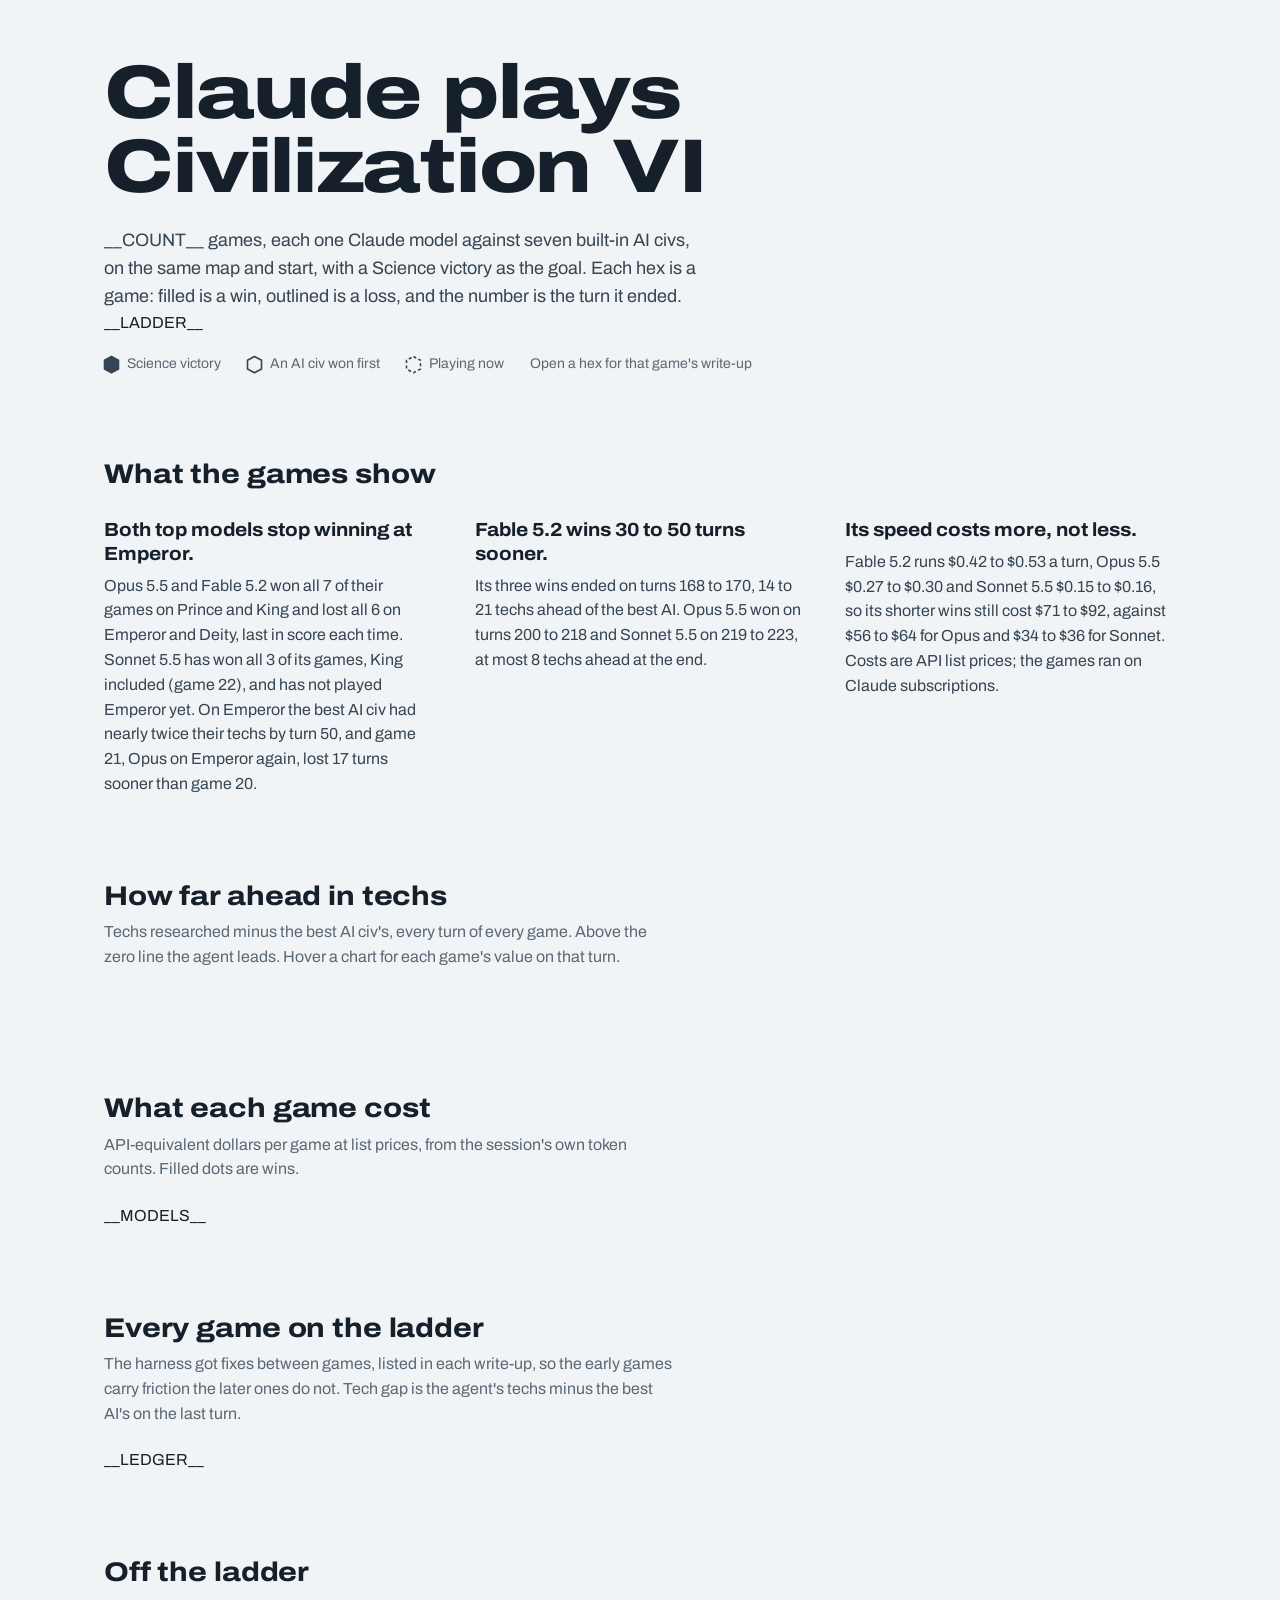
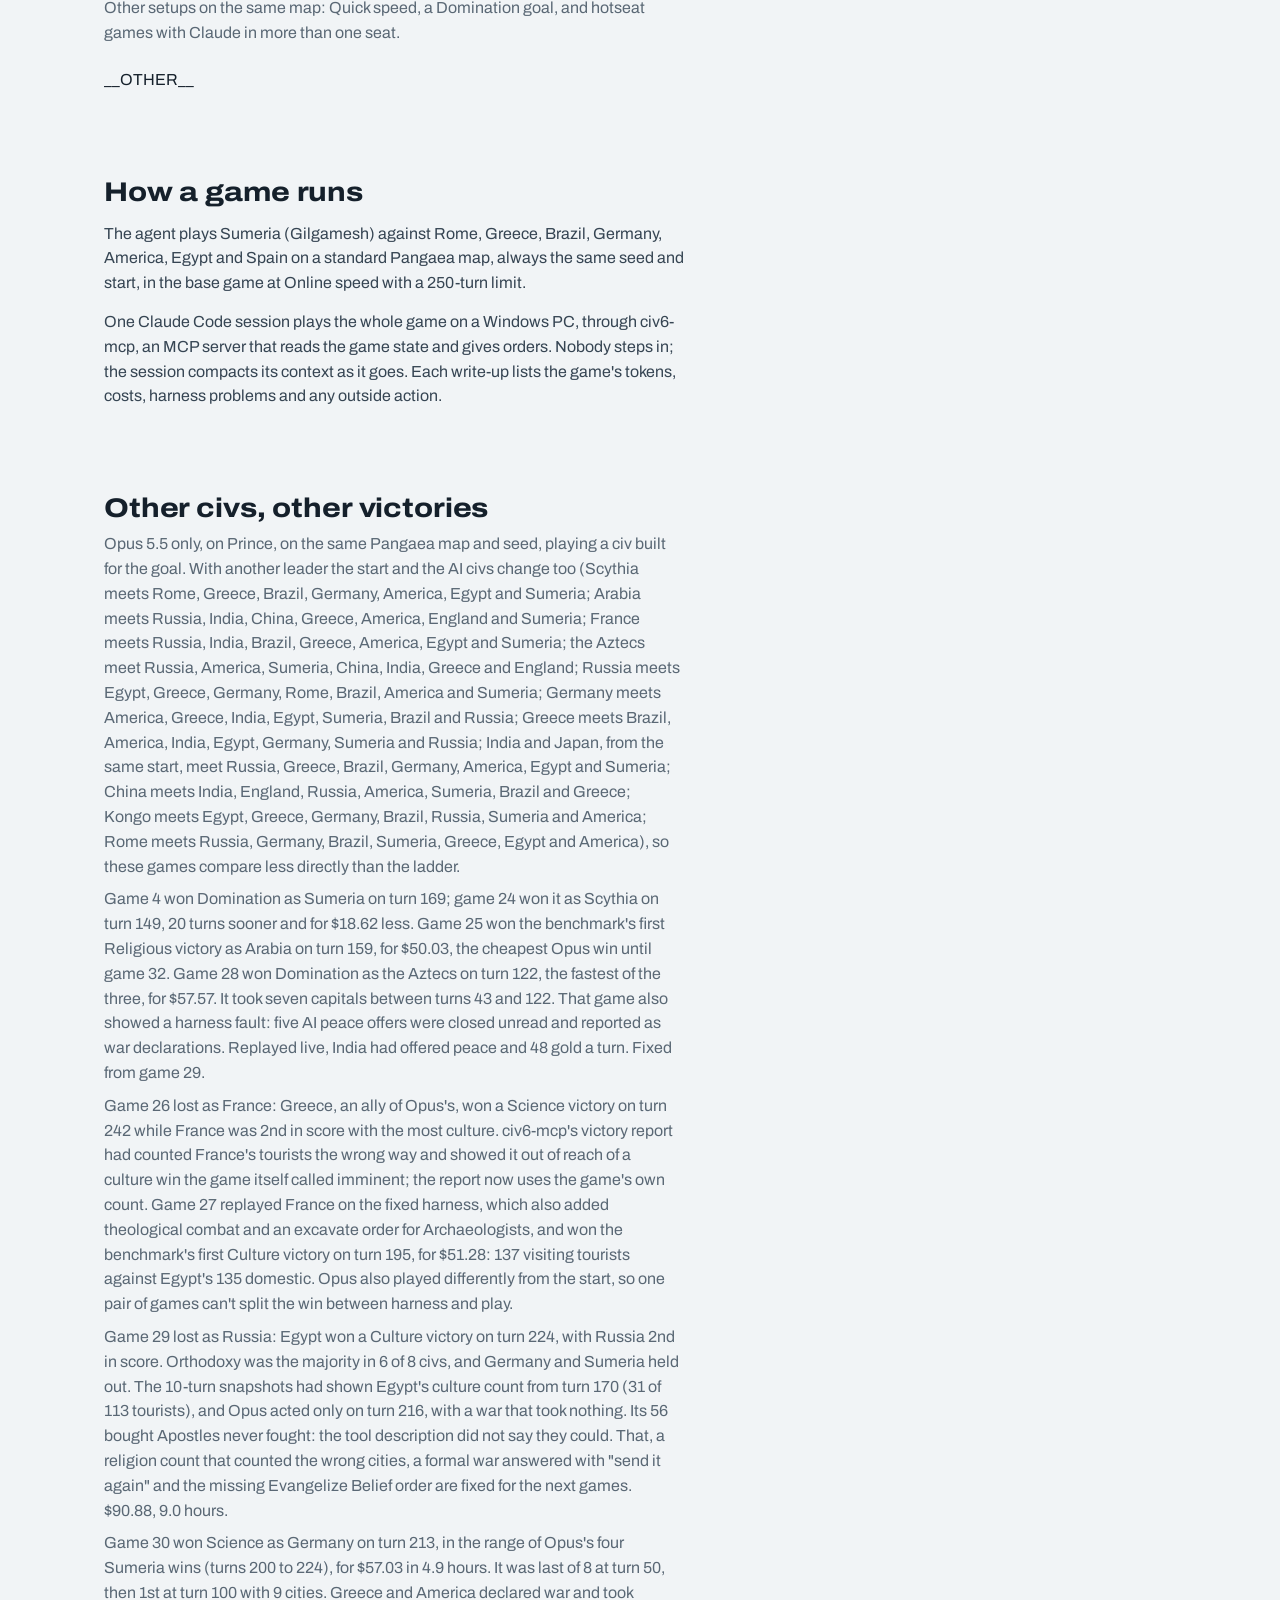
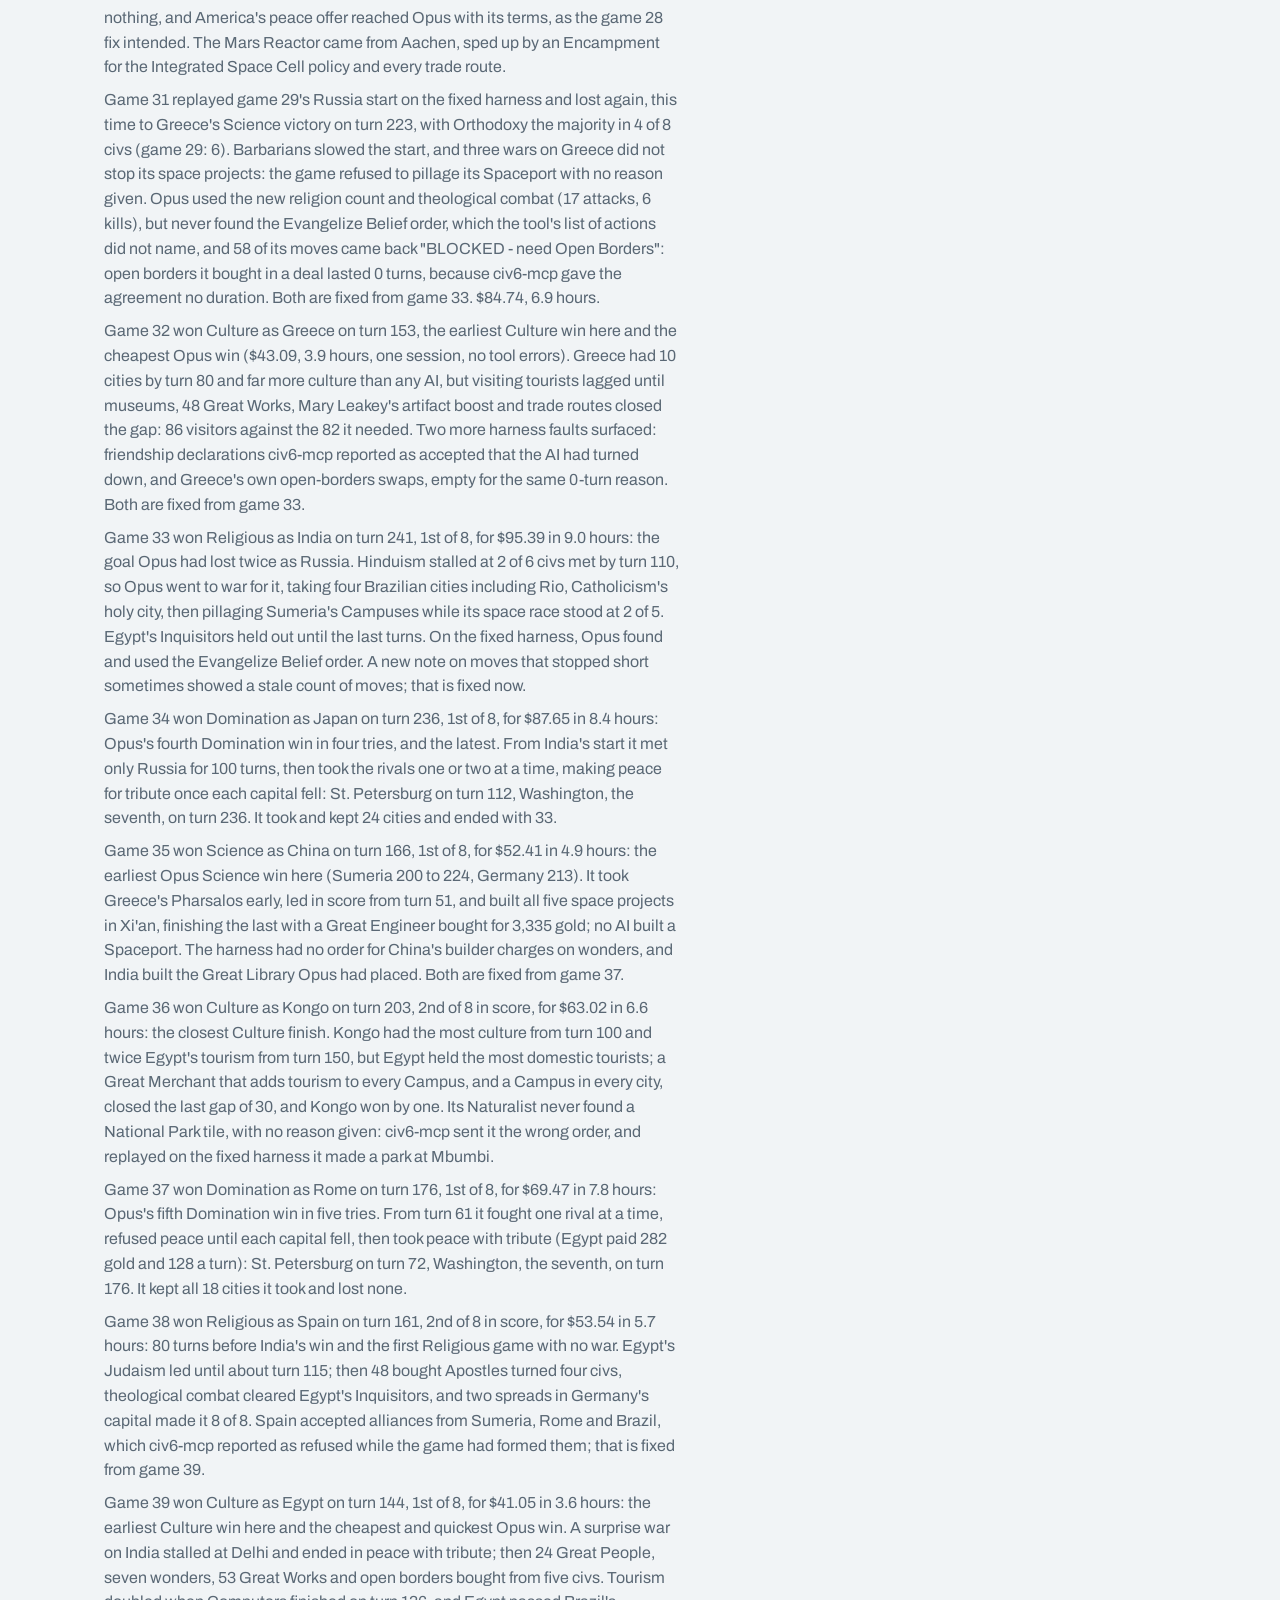
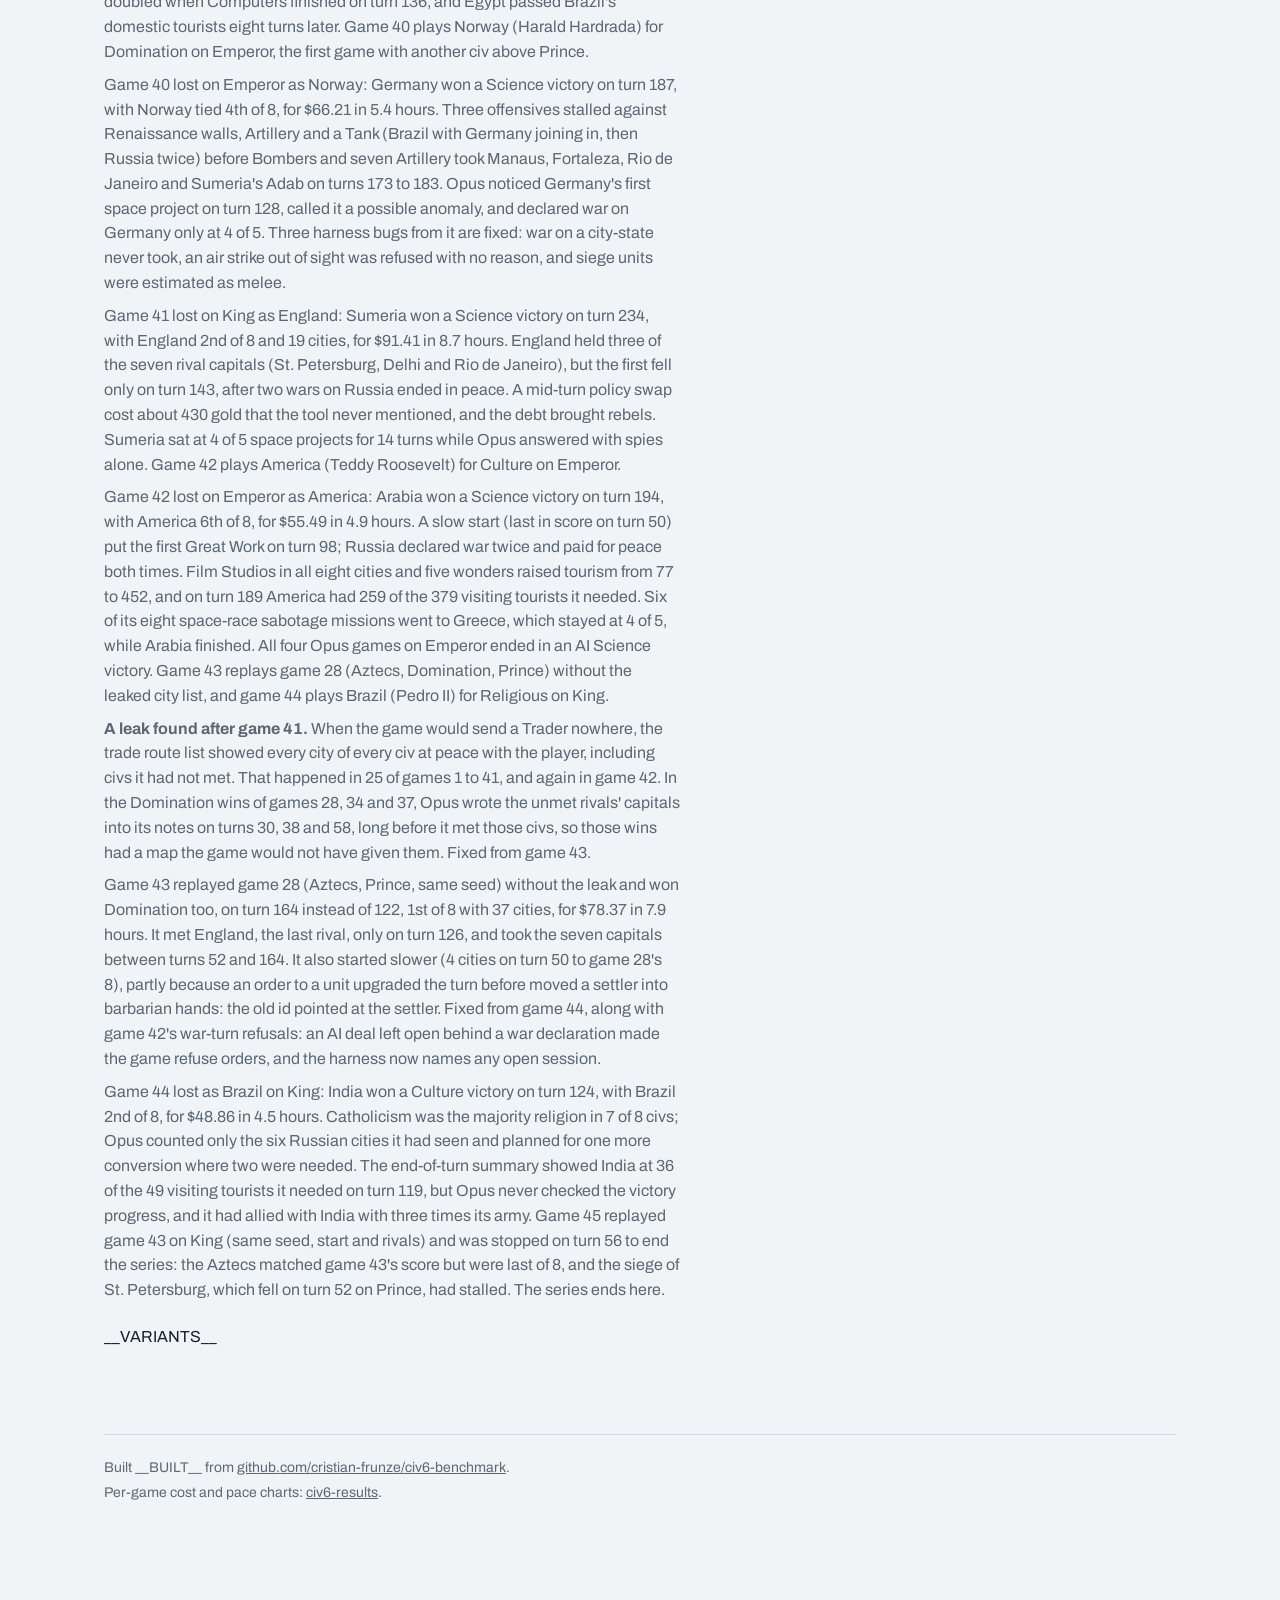
<file: tools/overview/page.html>
<!doctype html>
<html lang="en">
<head>
<meta charset="utf-8">
<meta name="viewport" content="width=device-width, initial-scale=1">
<title>Civ VI benchmarks</title>
<link rel="preconnect" href="https://fonts.googleapis.com">
<link rel="preconnect" href="https://fonts.gstatic.com" crossorigin>
<link href="https://fonts.googleapis.com/css2?family=Archivo:wdth,wght@62..125,100..900&display=swap" rel="stylesheet">
<style>
:root {
  color-scheme: light;
  --bg: #F1F4F6; --ink: #15202B; --ink2: #364553; --muted: #5A6875; --rule: #CFD8DF; --grid: #DFE6EB; --wash: #E6ECF0;
  --opus: #3446C4; --f52: #16876A; --son: #C2780F; --f51: #8A4FB0; --haiku: #8C2F1F;
  --on-opus: #FFFFFF; --on-f52: #FFFFFF; --on-son: #15202B; --on-f51: #FFFFFF;
  --tip-bg: #15202B; --tip-fg: #EEF2F5; --tip-muted: #A9B6C2;
}
@media (prefers-color-scheme: dark) {
  :root:not([data-theme="light"]) {
    color-scheme: dark;
    --bg: #101C29; --ink: #E4EAF0; --ink2: #C2CDD7; --muted: #8F9DAB; --rule: #2B3C4E; --grid: #1C2B3B; --wash: #16253A;
    --opus: #6F7FEA; --f52: #2FA783; --son: #C27E1C; --f51: #A579D0; --haiku: #C24A33;
    --on-opus: #101C29; --on-f52: #101C29; --on-son: #101C29; --on-f51: #101C29;
    --tip-bg: #E4EAF0; --tip-fg: #101C29; --tip-muted: #4A5A69;
  }
}
:root[data-theme="dark"] {
  color-scheme: dark;
  --bg: #101C29; --ink: #E4EAF0; --ink2: #C2CDD7; --muted: #8F9DAB; --rule: #2B3C4E; --grid: #1C2B3B; --wash: #16253A;
  --opus: #6F7FEA; --f52: #2FA783; --son: #C27E1C; --f51: #A579D0; --haiku: #C24A33;
  --on-opus: #101C29; --on-f52: #101C29; --on-son: #101C29; --on-f51: #101C29;
  --tip-bg: #E4EAF0; --tip-fg: #101C29; --tip-muted: #4A5A69;
}
* { box-sizing: border-box; }
html { -webkit-text-size-adjust: 100%; }
body { margin: 0; background: var(--bg); color: var(--ink); font-family: Archivo, ui-sans-serif, system-ui, sans-serif;
  font-size: 16px; line-height: 1.55; font-stretch: 100%; -webkit-font-smoothing: antialiased; overflow-x: hidden; }
main { max-width: 1120px; margin: 0 auto; padding: 56px 24px 96px; }
a { color: inherit; }
:focus-visible { outline: 2px solid var(--ink); outline-offset: 3px; border-radius: 2px; }
.muted { color: var(--muted); }

/* type */
h1 { margin: 0; font-size: clamp(38px, 7vw, 76px); line-height: .98; font-stretch: 122%; font-weight: 820; letter-spacing: -.015em; max-width: 13ch; }
.lede { margin: 22px 0 0; max-width: 60ch; font-size: 18px; color: var(--ink2); }
h2 { margin: 0; font-size: 27px; line-height: 1.15; font-stretch: 114%; font-weight: 760; letter-spacing: -.005em; }
.sub { margin: 8px 0 0; max-width: 64ch; color: var(--muted); }
section { margin-top: 84px; }
.num-font, table, .ax, .tiles, .lvl small, .lname small { font-stretch: 86%; font-variant-numeric: tabular-nums; }

/* ladder */
.ladder { margin-top: 44px; display: grid; grid-template-columns: minmax(170px, 220px) repeat(4, minmax(0, 1fr)); }
.lrow { display: grid; grid-column: 1 / -1; grid-template-columns: subgrid; border-top: 1px solid var(--rule); }
.lhead { border-top: 0; }
.lvl { padding: 0 12px 14px 0; display: flex; flex-direction: column; }
.lvl b { font-size: 21px; font-stretch: 118%; font-weight: 760; line-height: 1.1; }
.lvl small, .lname small { color: var(--muted); font-size: 13px; }
.lname { padding: 20px 16px 20px 0; display: flex; flex-direction: column; justify-content: flex-start; }
.lname b { font-size: 17px; font-weight: 680; display: flex; align-items: center; gap: 9px; font-stretch: 100%; }
.lname .sw { display: none; }
.lname b::before { content: ""; width: 12px; height: 13.9px; flex: none; background: var(--c);
  clip-path: polygon(50% 0, 100% 25%, 100% 75%, 50% 100%, 0 75%, 0 25%); }
.lname small { padding-left: 21px; }
.lcell { padding: 18px 12px 30px 0; display: flex; align-items: flex-start; }
.lvlm { display: none; }
.tiles { display: flex; flex-wrap: wrap; gap: 26px 8px; }
.empty { color: var(--muted); font-size: 13px; padding-top: 20px; opacity: .8; }
.tile { --w: 56px; position: relative; width: var(--w); height: calc(var(--w) * 1.1547); display: grid; place-items: center;
  text-decoration: none; color: var(--ink); animation: pop .55s cubic-bezier(.2, .9, .25, 1.15) both; animation-delay: calc(var(--i) * 110ms + 120ms); }
.tile svg { position: absolute; inset: 0; width: 100%; height: 100%; overflow: visible; }
.tile polygon { fill: var(--c); stroke: var(--c); stroke-width: 2; stroke-linejoin: round; transition: stroke-width .15s; }
.tile.lost polygon { fill: color-mix(in srgb, var(--c) 9%, var(--bg)); }
.tile.playing polygon { fill: none; stroke-dasharray: 4 3.5; }
.tile .num { position: relative; font-weight: 720; font-size: 17px; letter-spacing: -.01em; }
.tile.won .num { color: var(--on); }
.tile.playing .num { font-size: 13px; font-weight: 600; color: var(--muted); }
.tile .gid { position: absolute; top: 100%; left: -8px; right: -8px; margin-top: 4px; text-align: center; font-size: 12px; color: var(--muted); line-height: 1; }
.tile:hover polygon, .tile:focus-visible polygon { stroke-width: 4; }
.tile:focus-visible { outline: none; }
.tile:focus-visible .gid { color: var(--ink); text-decoration: underline; }
@keyframes pop { from { opacity: 0; transform: scale(.55) translateY(6px); } to { opacity: 1; transform: none; } }
.key { margin-top: 18px; display: flex; flex-wrap: wrap; gap: 8px 26px; color: var(--muted); font-size: 14px; }
.key span { display: inline-flex; align-items: center; gap: 8px; }
.key svg { width: 15px; height: 17.3px; overflow: visible; }
.key polygon { stroke: var(--ink2); stroke-width: 1.6; stroke-linejoin: round; }

/* findings */
.findings { margin-top: 28px; display: grid; grid-template-columns: repeat(3, minmax(0, 1fr)); gap: 40px; }
.findings h3 { margin: 0 0 8px; font-size: 19px; line-height: 1.25; font-stretch: 108%; font-weight: 720; }
.findings p { margin: 0; color: var(--ink2); }

/* charts */
.legend { margin-top: 22px; display: flex; flex-wrap: wrap; gap: 6px 22px; font-size: 14px; color: var(--ink2); }
.legend span { display: inline-flex; align-items: center; gap: 8px; }
.legend svg { width: 22px; height: 8px; overflow: visible; }
.panels { margin-top: 18px; display: grid; grid-template-columns: repeat(2, minmax(0, 1fr)); gap: 30px 40px; }
.panel { margin: 0; min-width: 0; }
.panel figcaption { display: flex; align-items: baseline; gap: 10px; margin-bottom: 6px; }
.panel figcaption b { font-size: 18px; font-stretch: 114%; font-weight: 740; }
.panel figcaption span { color: var(--muted); font-size: 14px; }
svg.chart { display: block; width: 100%; height: auto; overflow: visible; touch-action: pan-y; }
.chart .grid { stroke: var(--grid); stroke-width: 1; }
.chart .zero { stroke: var(--muted); stroke-width: 1.2; }
.chart .ax { fill: var(--muted); font-size: 12px; font-family: Archivo, sans-serif; }
.chart .axl { fill: var(--muted); font-size: 12px; font-family: Archivo, sans-serif; font-stretch: 86%; }
.chart .ln { fill: none; stroke-width: 2; stroke-linejoin: round; stroke-linecap: round; transition: opacity .12s; }
.chart .ln.med { stroke-dasharray: 5 3.5; }
.chart.hovering .ln { opacity: .22; }
.chart.hovering .ln.hot { opacity: 1; stroke-width: 3; }
.chart .end { stroke: var(--bg); stroke-width: 2; }
.chart .end.lost { fill: var(--bg); stroke: var(--c); }
.chart .end.won { fill: var(--c); }
.chart .xh { stroke: var(--ink2); stroke-width: 1; opacity: 0; }
.chart.hovering .xh { opacity: .55; }
.chart .dot { stroke: var(--bg); stroke-width: 2; }
.chart .dot.won { fill: var(--c); }
.chart .dot.lost { fill: var(--bg); stroke: var(--c); stroke-width: 2.2; }
.chart g[data-tip] { cursor: pointer; }
.chart g[data-tip]:hover .dot, .chart g[data-tip]:focus .dot { stroke-width: 3.5; }
.chart g[data-tip]:focus { outline: none; }
.chart .rowl { fill: var(--ink2); font-size: 14px; font-family: Archivo, sans-serif; }
.chart .lane { stroke: var(--grid); stroke-width: 1; }

/* tables */
.tablewrap { margin-top: 22px; overflow-x: auto; }
.short { display: none; white-space: nowrap; }
table { width: 100%; border-collapse: collapse; font-size: 15px; }
th { text-align: left; font-weight: 520; color: var(--muted); font-size: 13.5px; padding: 0 14px 9px 0; border-bottom: 1px solid var(--rule); vertical-align: bottom; }
td { padding: 10px 14px 10px 0; border-bottom: 1px solid var(--grid); vertical-align: baseline; }
.r { text-align: right; }
td .sw { display: inline-block; width: 10px; height: 11.55px; margin-right: 8px; background: var(--c); vertical-align: -1px;
  clip-path: polygon(50% 0, 100% 25%, 100% 75%, 50% 100%, 0 75%, 0 25%); }
.res { display: inline-block; position: relative; width: 10px; height: 11.55px; margin-right: 8px; background: var(--ink2); vertical-align: -1px;
  clip-path: polygon(50% 0, 100% 25%, 100% 75%, 50% 100%, 0 75%, 0 25%); }
.res.lost::after, .res.playing::after { content: ""; position: absolute; inset: 1.8px; background: var(--bg);
  clip-path: polygon(50% 0, 100% 25%, 100% 75%, 50% 100%, 0 75%, 0 25%); }
.res.playing { background: var(--muted); }
.nowrap { white-space: nowrap; }
.cost { white-space: nowrap; }
.cost .track { display: inline-block; width: 84px; height: 6px; margin-right: 10px; vertical-align: 2px; }
.cost .bar { display: block; height: 100%; background: var(--c); border-radius: 0 3px 3px 0; }
.ledger td a { font-weight: 640; text-decoration-thickness: 1px; text-underline-offset: 3px; }
.ledger td:last-child { font-stretch: 92%; }
.mt td:first-child { white-space: nowrap; }

/* prose */
.prose { max-width: 66ch; color: var(--ink2); }
.prose p { margin: 14px 0 0; }

/* plan */
.plan { margin: 22px 0 0; padding-left: 1.4em; max-width: 66ch; color: var(--ink2); }
.plan li { margin-top: 10px; padding-left: 4px; }
.plan b { color: var(--ink); font-weight: 650; }

/* question */
.q { margin-top: 84px; max-width: 700px; }
.q > p { margin: 8px 0 18px; color: var(--muted); }
.opt { display: flex; align-items: flex-start; gap: 12px; margin-top: 8px; padding: 13px 15px; border: 1px solid var(--rule); border-radius: 8px; cursor: pointer; transition: background-color .15s, border-color .15s; }
.opt:hover { background: var(--wash); }
.opt:has(> input:checked) { border-color: var(--opus); background: color-mix(in srgb, var(--opus) 9%, var(--bg)); }
.opt > input { flex: none; width: 17px; height: 17px; margin: 3px 0 0; accent-color: var(--opus); }
.opt > span { flex: 1; min-width: 0; display: flex; flex-direction: column; }
.opt b { font-weight: 640; }
.opt small { color: var(--muted); font-size: 14.5px; }
.opt em { flex: none; font-style: normal; font-size: 13px; color: var(--ink2); border: 1px solid var(--rule); border-radius: 999px; padding: 1px 9px; margin-top: 1px; }
.opt textarea { display: block; width: 100%; min-height: 36px; margin-top: 6px; padding: 7px 10px; resize: none; border-radius: 6px; border: 1px solid var(--rule); background: var(--bg); color: var(--ink); font: inherit; font-size: 15px; }

footer { margin-top: 84px; padding-top: 18px; border-top: 1px solid var(--rule); color: var(--muted); font-size: 14px; }
footer p { margin: 4px 0; }

/* tooltip */
#tip { position: fixed; z-index: 40; left: 0; top: 0; max-width: 300px; padding: 9px 11px; border-radius: 6px; background: var(--tip-bg); color: var(--tip-fg);
  font-size: 13.5px; line-height: 1.42; pointer-events: none; opacity: 0; transition: opacity .1s; font-stretch: 94%; font-variant-numeric: tabular-nums; }
#tip.on { opacity: 1; }
#tip .tipnote, #tip .tm { color: var(--tip-muted); }
#tip table { font-size: 13px; width: auto; margin-top: 3px; }
#tip td { padding: 1px 12px 1px 0; border: 0; }
#tip td:last-child { padding-right: 0; text-align: right; }
#tip tr.hot td { font-weight: 700; }
#tip .sw { display: inline-block; width: 8px; height: 9.2px; margin-right: 6px; background: var(--c); clip-path: polygon(50% 0, 100% 25%, 100% 75%, 50% 100%, 0 75%, 0 25%); }

@media (max-width: 860px) {
  .findings { grid-template-columns: 1fr; gap: 26px; }
  .panels { grid-template-columns: 1fr; }
  .hide-m { display: none; }
}
@media (max-width: 720px) {
  main { padding: 36px 16px 72px; }
  .lede { font-size: 17px; }
  section, .q { margin-top: 64px; }
  h2 { font-size: 24px; }
  .ladder { display: block; margin-top: 30px; }
  .lrow { display: block; padding: 14px 0 6px; }
  .lrow.lhead { display: none; }
  .lname { padding: 0 0 6px; flex-direction: row; align-items: baseline; flex-wrap: wrap; gap: 0 10px; }
  .lname small { padding-left: 0; }
  .lcell { display: grid; grid-template-columns: 74px minmax(0, 1fr); align-items: center; padding: 6px 0 22px; }
  .lvlm { display: block; font-size: 15px; font-weight: 640; font-stretch: 110%; }
  .tile { --w: 46px; }
  .tile .num { font-size: 15px; }
  .tiles { gap: 24px 7px; }
  .empty { padding-top: 0; }
  .hide-s { display: none; }
  .cost .track { display: none; }
  .long { display: none; }
  .short { display: inline; }
  .ledger .nowrap { white-space: normal; }
  table { font-size: 14.5px; }
  td, th { padding-right: 10px; }
}
@media (prefers-reduced-motion: reduce) {
  .tile { animation: none; }
  * { transition: none !important; }
}
</style>
</head>
<body>
<main>
  <header>
    <h1>Claude plays Civilization VI</h1>
    <p class="lede">__COUNT__ games, each one Claude model against seven built-in AI civs, on the same map and start, with a Science victory as the goal. Each hex is a game: filled is a win, outlined is a loss, and the number is the turn it ended.</p>
  </header>

  __LADDER__
  <div class="key" aria-hidden="true">
    <span><svg viewBox="0 0 15 17.3"><polygon points="7.5,0.5 14.5,4.3 14.5,13 7.5,16.8 0.5,13 0.5,4.3" style="fill:var(--ink2)"/></svg>Science victory</span>
    <span><svg viewBox="0 0 15 17.3"><polygon points="7.5,0.5 14.5,4.3 14.5,13 7.5,16.8 0.5,13 0.5,4.3" style="fill:none"/></svg>An AI civ won first</span>
    <span><svg viewBox="0 0 15 17.3"><polygon points="7.5,0.5 14.5,4.3 14.5,13 7.5,16.8 0.5,13 0.5,4.3" style="fill:none;stroke-dasharray:3 2.5"/></svg>Playing now</span>
    <span>Open a hex for that game's write-up</span>
  </div>

  <section aria-labelledby="h-found">
    <h2 id="h-found">What the games show</h2>
    <div class="findings">
      <div>
        <h3>Both top models stop winning at Emperor.</h3>
        <p>Opus 5.5 and Fable 5.2 won all 7 of their games on Prince and King and lost all 6 on Emperor and Deity, last in score each time. Sonnet 5.5 has won all 3 of its games, King included (game 22), and has not played Emperor yet. On Emperor the best AI civ had nearly twice their techs by turn 50, and game 21, Opus on Emperor again, lost 17 turns sooner than game 20.</p>
      </div>
      <div>
        <h3>Fable 5.2 wins 30 to 50 turns sooner.</h3>
        <p>Its three wins ended on turns 168 to 170, 14 to 21 techs ahead of the best AI. Opus 5.5 won on turns 200 to 218 and Sonnet 5.5 on 219 to 223, at most 8 techs ahead at the end.</p>
      </div>
      <div>
        <h3>Its speed costs more, not less.</h3>
        <p>Fable 5.2 runs $0.42 to $0.53 a turn, Opus 5.5 $0.27 to $0.30 and Sonnet 5.5 $0.15 to $0.16, so its shorter wins still cost $71 to $92, against $56 to $64 for Opus and $34 to $36 for Sonnet. Costs are API list prices; the games ran on Claude subscriptions.</p>
      </div>
    </div>
  </section>

  <section aria-labelledby="h-lead">
    <h2 id="h-lead">How far ahead in techs</h2>
    <p class="sub">Techs researched minus the best AI civ's, every turn of every game. Above the zero line the agent leads. Hover a chart for each game's value on that turn.</p>
    <div class="legend" id="legend"></div>
    <div class="panels" id="leads"></div>
  </section>

  <section aria-labelledby="h-cost">
    <h2 id="h-cost">What each game cost</h2>
    <p class="sub">API-equivalent dollars per game at list prices, from the session's own token counts. Filled dots are wins.</p>
    <div id="costs" style="margin-top:22px"></div>
    <div class="tablewrap">__MODELS__</div>
  </section>

  <section aria-labelledby="h-all">
    <h2 id="h-all">Every game on the ladder</h2>
    <p class="sub">The harness got fixes between games, listed in each write-up, so the early games carry friction the later ones do not. Tech gap is the agent's techs minus the best AI's on the last turn.</p>
    <div class="tablewrap">__LEDGER__</div>
  </section>

  <section aria-labelledby="h-off">
    <h2 id="h-off">Off the ladder</h2>
    <p class="sub">Other setups on the same map: Quick speed, a Domination goal, and hotseat games with Claude in more than one seat.</p>
    <div class="tablewrap">__OTHER__</div>
  </section>

  <section aria-labelledby="h-how">
    <h2 id="h-how">How a game runs</h2>
    <div class="prose">
      <p>The agent plays Sumeria (Gilgamesh) against Rome, Greece, Brazil, Germany, America, Egypt and Spain on a standard Pangaea map, always the same seed and start, in the base game at Online speed with a 250-turn limit.</p>
      <p>One Claude Code session plays the whole game on a Windows PC, through civ6-mcp, an MCP server that reads the game state and gives orders. Nobody steps in; the session compacts its context as it goes. Each write-up lists the game's tokens, costs, harness problems and any outside action.</p>
    </div>
  </section>

  <section aria-labelledby="h-var">
    <h2 id="h-var">Other civs, other victories</h2>
    <p class="sub">Opus 5.5 only, on Prince, on the same Pangaea map and seed, playing a civ built for the goal. With another leader the start and the AI civs change too (Scythia meets Rome, Greece, Brazil, Germany, America, Egypt and Sumeria; Arabia meets Russia, India, China, Greece, America, England and Sumeria; France meets Russia, India, Brazil, Greece, America, Egypt and Sumeria; the Aztecs meet Russia, America, Sumeria, China, India, Greece and England; Russia meets Egypt, Greece, Germany, Rome, Brazil, America and Sumeria; Germany meets America, Greece, India, Egypt, Sumeria, Brazil and Russia; Greece meets Brazil, America, India, Egypt, Germany, Sumeria and Russia; India and Japan, from the same start, meet Russia, Greece, Brazil, Germany, America, Egypt and Sumeria; China meets India, England, Russia, America, Sumeria, Brazil and Greece; Kongo meets Egypt, Greece, Germany, Brazil, Russia, Sumeria and America; Rome meets Russia, Germany, Brazil, Sumeria, Greece, Egypt and America), so these games compare less directly than the ladder.</p>
    <p class="sub">Game 4 won Domination as Sumeria on turn 169; game 24 won it as Scythia on turn 149, 20 turns sooner and for $18.62 less. Game 25 won the benchmark's first Religious victory as Arabia on turn 159, for $50.03, the cheapest Opus win until game 32. Game 28 won Domination as the Aztecs on turn 122, the fastest of the three, for $57.57. It took seven capitals between turns 43 and 122. That game also showed a harness fault: five AI peace offers were closed unread and reported as war declarations. Replayed live, India had offered peace and 48 gold a turn. Fixed from game 29.</p>
    <p class="sub">Game 26 lost as France: Greece, an ally of Opus's, won a Science victory on turn 242 while France was 2nd in score with the most culture. civ6-mcp's victory report had counted France's tourists the wrong way and showed it out of reach of a culture win the game itself called imminent; the report now uses the game's own count. Game 27 replayed France on the fixed harness, which also added theological combat and an excavate order for Archaeologists, and won the benchmark's first Culture victory on turn 195, for $51.28: 137 visiting tourists against Egypt's 135 domestic. Opus also played differently from the start, so one pair of games can't split the win between harness and play.</p>
    <p class="sub">Game 29 lost as Russia: Egypt won a Culture victory on turn 224, with Russia 2nd in score. Orthodoxy was the majority in 6 of 8 civs, and Germany and Sumeria held out. The 10-turn snapshots had shown Egypt's culture count from turn 170 (31 of 113 tourists), and Opus acted only on turn 216, with a war that took nothing. Its 56 bought Apostles never fought: the tool description did not say they could. That, a religion count that counted the wrong cities, a formal war answered with "send it again" and the missing Evangelize Belief order are fixed for the next games. $90.88, 9.0 hours.</p>
    <p class="sub">Game 30 won Science as Germany on turn 213, in the range of Opus's four Sumeria wins (turns 200 to 224), for $57.03 in 4.9 hours. It was last of 8 at turn 50, then 1st at turn 100 with 9 cities. Greece and America declared war and took nothing, and America's peace offer reached Opus with its terms, as the game 28 fix intended. The Mars Reactor came from Aachen, sped up by an Encampment for the Integrated Space Cell policy and every trade route. </p>
    <p class="sub">Game 31 replayed game 29's Russia start on the fixed harness and lost again, this time to Greece's Science victory on turn 223, with Orthodoxy the majority in 4 of 8 civs (game 29: 6). Barbarians slowed the start, and three wars on Greece did not stop its space projects: the game refused to pillage its Spaceport with no reason given. Opus used the new religion count and theological combat (17 attacks, 6 kills), but never found the Evangelize Belief order, which the tool's list of actions did not name, and 58 of its moves came back "BLOCKED - need Open Borders": open borders it bought in a deal lasted 0 turns, because civ6-mcp gave the agreement no duration. Both are fixed from game 33. $84.74, 6.9 hours.</p>
    <p class="sub">Game 32 won Culture as Greece on turn 153, the earliest Culture win here and the cheapest Opus win ($43.09, 3.9 hours, one session, no tool errors). Greece had 10 cities by turn 80 and far more culture than any AI, but visiting tourists lagged until museums, 48 Great Works, Mary Leakey's artifact boost and trade routes closed the gap: 86 visitors against the 82 it needed. Two more harness faults surfaced: friendship declarations civ6-mcp reported as accepted that the AI had turned down, and Greece's own open-borders swaps, empty for the same 0-turn reason. Both are fixed from game 33. </p>
    <p class="sub">Game 33 won Religious as India on turn 241, 1st of 8, for $95.39 in 9.0 hours: the goal Opus had lost twice as Russia. Hinduism stalled at 2 of 6 civs met by turn 110, so Opus went to war for it, taking four Brazilian cities including Rio, Catholicism's holy city, then pillaging Sumeria's Campuses while its space race stood at 2 of 5. Egypt's Inquisitors held out until the last turns. On the fixed harness, Opus found and used the Evangelize Belief order. A new note on moves that stopped short sometimes showed a stale count of moves; that is fixed now.</p>
    <p class="sub">Game 34 won Domination as Japan on turn 236, 1st of 8, for $87.65 in 8.4 hours: Opus's fourth Domination win in four tries, and the latest. From India's start it met only Russia for 100 turns, then took the rivals one or two at a time, making peace for tribute once each capital fell: St. Petersburg on turn 112, Washington, the seventh, on turn 236. It took and kept 24 cities and ended with 33.</p>
    <p class="sub">Game 35 won Science as China on turn 166, 1st of 8, for $52.41 in 4.9 hours: the earliest Opus Science win here (Sumeria 200 to 224, Germany 213). It took Greece's Pharsalos early, led in score from turn 51, and built all five space projects in Xi'an, finishing the last with a Great Engineer bought for 3,335 gold; no AI built a Spaceport. The harness had no order for China's builder charges on wonders, and India built the Great Library Opus had placed. Both are fixed from game 37.</p>
    <p class="sub">Game 36 won Culture as Kongo on turn 203, 2nd of 8 in score, for $63.02 in 6.6 hours: the closest Culture finish. Kongo had the most culture from turn 100 and twice Egypt's tourism from turn 150, but Egypt held the most domestic tourists; a Great Merchant that adds tourism to every Campus, and a Campus in every city, closed the last gap of 30, and Kongo won by one. Its Naturalist never found a National Park tile, with no reason given: civ6-mcp sent it the wrong order, and replayed on the fixed harness it made a park at Mbumbi.</p>
    <p class="sub">Game 37 won Domination as Rome on turn 176, 1st of 8, for $69.47 in 7.8 hours: Opus's fifth Domination win in five tries. From turn 61 it fought one rival at a time, refused peace until each capital fell, then took peace with tribute (Egypt paid 282 gold and 128 a turn): St. Petersburg on turn 72, Washington, the seventh, on turn 176. It kept all 18 cities it took and lost none.</p>
    <p class="sub">Game 38 won Religious as Spain on turn 161, 2nd of 8 in score, for $53.54 in 5.7 hours: 80 turns before India's win and the first Religious game with no war. Egypt's Judaism led until about turn 115; then 48 bought Apostles turned four civs, theological combat cleared Egypt's Inquisitors, and two spreads in Germany's capital made it 8 of 8. Spain accepted alliances from Sumeria, Rome and Brazil, which civ6-mcp reported as refused while the game had formed them; that is fixed from game 39.</p>
    <p class="sub">Game 39 won Culture as Egypt on turn 144, 1st of 8, for $41.05 in 3.6 hours: the earliest Culture win here and the cheapest and quickest Opus win. A surprise war on India stalled at Delhi and ended in peace with tribute; then 24 Great People, seven wonders, 53 Great Works and open borders bought from five civs. Tourism doubled when Computers finished on turn 136, and Egypt passed Brazil's domestic tourists eight turns later. Game 40 plays Norway (Harald Hardrada) for Domination on Emperor, the first game with another civ above Prince.</p>
    <p class="sub">Game 40 lost on Emperor as Norway: Germany won a Science victory on turn 187, with Norway tied 4th of 8, for $66.21 in 5.4 hours. Three offensives stalled against Renaissance walls, Artillery and a Tank (Brazil with Germany joining in, then Russia twice) before Bombers and seven Artillery took Manaus, Fortaleza, Rio de Janeiro and Sumeria's Adab on turns 173 to 183. Opus noticed Germany's first space project on turn 128, called it a possible anomaly, and declared war on Germany only at 4 of 5. Three harness bugs from it are fixed: war on a city-state never took, an air strike out of sight was refused with no reason, and siege units were estimated as melee.</p>
    <p class="sub">Game 41 lost on King as England: Sumeria won a Science victory on turn 234, with England 2nd of 8 and 19 cities, for $91.41 in 8.7 hours. England held three of the seven rival capitals (St. Petersburg, Delhi and Rio de Janeiro), but the first fell only on turn 143, after two wars on Russia ended in peace. A mid-turn policy swap cost about 430 gold that the tool never mentioned, and the debt brought rebels. Sumeria sat at 4 of 5 space projects for 14 turns while Opus answered with spies alone. Game 42 plays America (Teddy Roosevelt) for Culture on Emperor.</p>
    <p class="sub">Game 42 lost on Emperor as America: Arabia won a Science victory on turn 194, with America 6th of 8, for $55.49 in 4.9 hours. A slow start (last in score on turn 50) put the first Great Work on turn 98; Russia declared war twice and paid for peace both times. Film Studios in all eight cities and five wonders raised tourism from 77 to 452, and on turn 189 America had 259 of the 379 visiting tourists it needed. Six of its eight space-race sabotage missions went to Greece, which stayed at 4 of 5, while Arabia finished. All four Opus games on Emperor ended in an AI Science victory. Game 43 replays game 28 (Aztecs, Domination, Prince) without the leaked city list, and game 44 plays Brazil (Pedro II) for Religious on King.</p>
    <p class="sub"><strong>A leak found after game 41.</strong> When the game would send a Trader nowhere, the trade route list showed every city of every civ at peace with the player, including civs it had not met. That happened in 25 of games 1 to 41, and again in game 42. In the Domination wins of games 28, 34 and 37, Opus wrote the unmet rivals' capitals into its notes on turns 30, 38 and 58, long before it met those civs, so those wins had a map the game would not have given them. Fixed from game 43.</p>
    <p class="sub">Game 43 replayed game 28 (Aztecs, Prince, same seed) without the leak and won Domination too, on turn 164 instead of 122, 1st of 8 with 37 cities, for $78.37 in 7.9 hours. It met England, the last rival, only on turn 126, and took the seven capitals between turns 52 and 164. It also started slower (4 cities on turn 50 to game 28's 8), partly because an order to a unit upgraded the turn before moved a settler into barbarian hands: the old id pointed at the settler. Fixed from game 44, along with game 42's war-turn refusals: an AI deal left open behind a war declaration made the game refuse orders, and the harness now names any open session. 
    <p class="sub">Game 44 lost as Brazil on King: India won a Culture victory on turn 124, with Brazil 2nd of 8, for $48.86 in 4.5 hours. Catholicism was the majority religion in 7 of 8 civs; Opus counted only the six Russian cities it had seen and planned for one more conversion where two were needed. The end-of-turn summary showed India at 36 of the 49 visiting tourists it needed on turn 119, but Opus never checked the victory progress, and it had allied with India with three times its army. Game 45 replayed game 43 on King (same seed, start and rivals) and was stopped on turn 56 to end the series: the Aztecs matched game 43's score but were last of 8, and the siege of St. Petersburg, which fell on turn 52 on Prince, had stalled. The series ends here.
    <div class="tablewrap">__VARIANTS__</div>
  </section>

  <footer>
    <p>Built __BUILT__ from <a href="https://github.com/cristian-frunze/civ6-benchmark">github.com/cristian-frunze/civ6-benchmark</a>.</p>
    <p>Per-game cost and pace charts: <a href="../civ6-results/">civ6-results</a>.</p>
  </footer>
</main>
<div id="tip" role="tooltip"></div>
<script>
const D = __DATA__;
const NS = 'http://www.w3.org/2000/svg';
const MODEL = Object.fromEntries(D.models.map(m => [m.key, m]));
const tip = document.getElementById('tip');

function placeTip(x, y) {
  const r = tip.getBoundingClientRect(), pad = 12;
  let left = x + 16, top = y + 16;
  if (left + r.width > innerWidth - pad) left = x - r.width - 16;
  if (left < pad) left = pad;
  if (top + r.height > innerHeight - pad) top = y - r.height - 16;
  if (top < pad) top = pad;
  tip.style.transform = `translate(${Math.round(left)}px, ${Math.round(top)}px)`;
}
function showTip(html, x, y) { tip.innerHTML = html; tip.classList.add('on'); placeTip(x, y); }
function hideTip() { tip.classList.remove('on'); }

// hexes, dots: anything with data-tip
document.addEventListener('pointermove', e => {
  const t = e.target.closest && e.target.closest('[data-tip]');
  if (t) showTip(t.dataset.tip, e.clientX, e.clientY);
  else if (!e.target.closest('.hit')) hideTip();
});
document.addEventListener('focusin', e => {
  const t = e.target.closest('[data-tip]');
  if (!t) return;
  const r = t.getBoundingClientRect();
  showTip(t.dataset.tip, r.right, r.top);
});
document.addEventListener('focusout', hideTip);
addEventListener('scroll', hideTip, { passive: true });

function el(name, attrs, parent) {
  const n = document.createElementNS(NS, name);
  for (const k in attrs) n.setAttribute(k, attrs[k]);
  if (parent) parent.appendChild(n);
  return n;
}
const color = g => `var(--${MODEL[g.model].color})`;

// legend
(function legend() {
  const host = document.getElementById('legend');
  for (const m of D.models) {
    const s = document.createElement('span');
    const dash = m.key === 'opusmed' ? ' stroke-dasharray="5 3.5"' : '';
    s.innerHTML = `<svg viewBox="0 0 22 8" aria-hidden="true"><line x1="0" y1="4" x2="22" y2="4" style="stroke:var(--${m.color});stroke-width:2.5"${dash}/></svg>${m.name}`;
    host.appendChild(s);
  }
  const w = document.createElement('span');
  w.innerHTML = `<svg viewBox="0 0 22 8" aria-hidden="true"><circle cx="11" cy="4" r="4" style="fill:var(--ink2)"/></svg>won`;
  host.appendChild(w);
  const l = document.createElement('span');
  l.innerHTML = `<svg viewBox="0 0 22 8" aria-hidden="true"><circle cx="11" cy="4" r="3.6" style="fill:none;stroke:var(--ink2);stroke-width:1.8"/></svg>lost`;
  host.appendChild(l);
})();

const ALL = D.games.flatMap(g => g.lead.map(p => p[1]));
const LO = Math.floor(Math.min(...ALL) / 10) * 10, HI = Math.ceil(Math.max(...ALL) / 10) * 10;
const TMAX = 230;
for (const g of D.games) { g.at = new Map(g.lead.map(p => [p[0], p[1]])); g.last = g.lead[g.lead.length - 1][0]; }

function valueAt(g, t) {
  if (t > g.last || t < g.lead[0][0]) return null;
  for (let k = t; k >= g.lead[0][0]; k--) if (g.at.has(k)) return g.at.get(k);
  return null;
}

function leadCharts() {
  const host = document.getElementById('leads');
  host.innerHTML = '';
  for (const lv of D.levels) {
    const games = D.games.filter(g => g.level === lv);
    const wins = games.filter(g => g.won).length;
    const fig = document.createElement('figure');
    fig.className = 'panel';
    fig.innerHTML = `<figcaption><b>${lv}</b><span>${games.length} game${games.length > 1 ? 's' : ''}, ${wins} won</span></figcaption>`;
    host.appendChild(fig);
    const W = Math.max(fig.clientWidth, 280), H = W < 420 ? 210 : 236, m = { l: 34, r: 14, t: 10, b: 26 };
    const X = t => m.l + t / TMAX * (W - m.l - m.r);
    const Y = v => m.t + (HI - v) / (HI - LO) * (H - m.t - m.b);
    const svg = el('svg', { class: 'chart', viewBox: `0 0 ${W} ${H}`, role: 'img',
      'aria-label': `${lv}: tech lead over the best AI by turn for games ${games.map(g => g.n).join(', ')}` }, fig);
    for (let v = LO; v <= HI; v += 10) {
      el('line', { class: v === 0 ? 'zero' : 'grid', x1: m.l, x2: W - m.r, y1: Y(v), y2: Y(v) }, svg);
      el('text', { class: 'axl', x: m.l - 7, y: Y(v) + 4, 'text-anchor': 'end' }, svg).textContent = v > 0 ? `+${v}` : v;
    }
    for (const t of [0, 50, 100, 150, 200]) el('text', { class: 'axl', x: X(t), y: H - 6, 'text-anchor': 'middle' }, svg).textContent = t === 0 ? 'turn 0' : t;
    const paths = games.map(g => {
      const d = g.lead.map(([t, v], j) => `${j ? 'L' : 'M'}${X(t).toFixed(1)} ${Y(v).toFixed(1)}`).join('');
      return el('path', { class: 'ln' + (g.model === 'opusmed' ? ' med' : ''), d, style: `stroke:${color(g)}` }, svg);
    });
    for (const g of games) {
      const [t, v] = g.lead[g.lead.length - 1];
      el('circle', { class: 'end ' + (g.won ? 'won' : 'lost'), cx: X(t), cy: Y(v), r: 4.5, style: `--c:${color(g)}` }, svg);
    }
    const xh = el('line', { class: 'xh', y1: m.t, y2: H - m.b, x1: 0, x2: 0 }, svg);
    const hit = el('rect', { class: 'hit', x: m.l, y: 0, width: W - m.l - m.r, height: H - m.b, fill: 'transparent' }, svg);
    const move = e => {
      const r = svg.getBoundingClientRect(), sx = W / r.width;
      const px = (e.clientX - r.left) * sx, py = (e.clientY - r.top) * sx;
      const t = Math.max(1, Math.min(TMAX, Math.round((px - m.l) / (W - m.l - m.r) * TMAX)));
      const rows = games.map((g, i) => ({ g, i, v: valueAt(g, t) })).filter(o => o.v !== null);
      if (!rows.length) { svg.classList.remove('hovering'); hideTip(); return; }
      let hot = rows[0];
      for (const o of rows) if (Math.abs(Y(o.v) - py) < Math.abs(Y(hot.v) - py)) hot = o;
      svg.classList.add('hovering');
      paths.forEach((p, i) => p.classList.toggle('hot', i === hot.i));
      xh.setAttribute('x1', X(t)); xh.setAttribute('x2', X(t));
      rows.sort((a, b) => b.v - a.v);
      const body = rows.map(o => `<tr class="${o === hot ? 'hot' : ''}" style="--c:${color(o.g)}"><td><i class="sw"></i>${o.g.n}</td><td>${MODEL[o.g.model].name}</td><td>${o.v > 0 ? '+' + o.v : o.v}</td></tr>`).join('');
      showTip(`<b>Turn ${t}</b> <span class="tm">techs vs best AI</span><table>${body}</table>`, e.clientX, e.clientY);
    };
    hit.addEventListener('pointermove', move);
    hit.addEventListener('pointerdown', move);
    hit.addEventListener('pointerleave', () => { svg.classList.remove('hovering'); paths.forEach(p => p.classList.remove('hot')); hideTip(); });
  }
}

function costPlot() {
  const host = document.getElementById('costs');
  host.innerHTML = '';
  const W = Math.max(host.clientWidth, 300), narrow = W < 560;
  const m = { l: narrow ? 92 : 170, r: 18, t: 6, b: 28 }, rowH = narrow ? 42 : 46;
  const rows = D.models.filter(mm => D.games.some(g => g.model === mm.key));
  const H = m.t + rows.length * rowH + m.b, XMAX = 110;
  const X = u => m.l + u / XMAX * (W - m.l - m.r);
  const svg = el('svg', { class: 'chart', viewBox: `0 0 ${W} ${H}`, role: 'img', 'aria-label': 'Cost per game in dollars, by model' }, host);
  for (let u = 0; u <= 100; u += 20) {
    el('line', { class: 'grid', x1: X(u), x2: X(u), y1: m.t, y2: H - m.b }, svg);
    el('text', { class: 'axl', x: X(u), y: H - 8, 'text-anchor': 'middle' }, svg).textContent = `$${u}`;
  }
  rows.forEach((mm, ri) => {
    const cy = m.t + ri * rowH + rowH / 2;
    el('text', { class: 'rowl', x: 0, y: cy + 5 }, svg).textContent = narrow ? mm.name.replace(' medium', ' med.') : mm.name;
    const gs = D.games.filter(g => g.model === mm.key).sort((a, b) => a.usd - b.usd);
    let prevX = -99, flip = 1;
    for (const g of gs) {
      const x = X(g.usd);
      let y = cy;
      if (x - prevX < 15) { y = cy + flip * 7; flip = -flip; } else flip = 1;
      prevX = x;
      const tipHtml = `<b>${g.n}, ${MODEL[g.model].name} on ${g.level}</b><br>${g.result}<br>$${g.usd.toFixed(2)} for ${g.turn} turns, $${g.per_turn.toFixed(2)} a turn`;
      const grp = el('g', { 'data-tip': tipHtml, tabindex: 0, 'aria-label': `${g.n}: $${g.usd.toFixed(2)}, ${g.won ? 'won' : 'lost'}` }, svg);
      el('circle', { cx: x, cy: y, r: 12, fill: 'transparent' }, grp);
      el('circle', { class: 'dot ' + (g.won ? 'won' : 'lost'), cx: x, cy: y, r: 7, style: `--c:${color(g)}` }, grp);
    }
  });
}

function draw() { leadCharts(); costPlot(); }
draw();
let rt;
addEventListener('resize', () => { clearTimeout(rt); rt = setTimeout(draw, 150); });
document.fonts && document.fonts.ready.then(draw);
</script>
</body>
</html>
</file>
